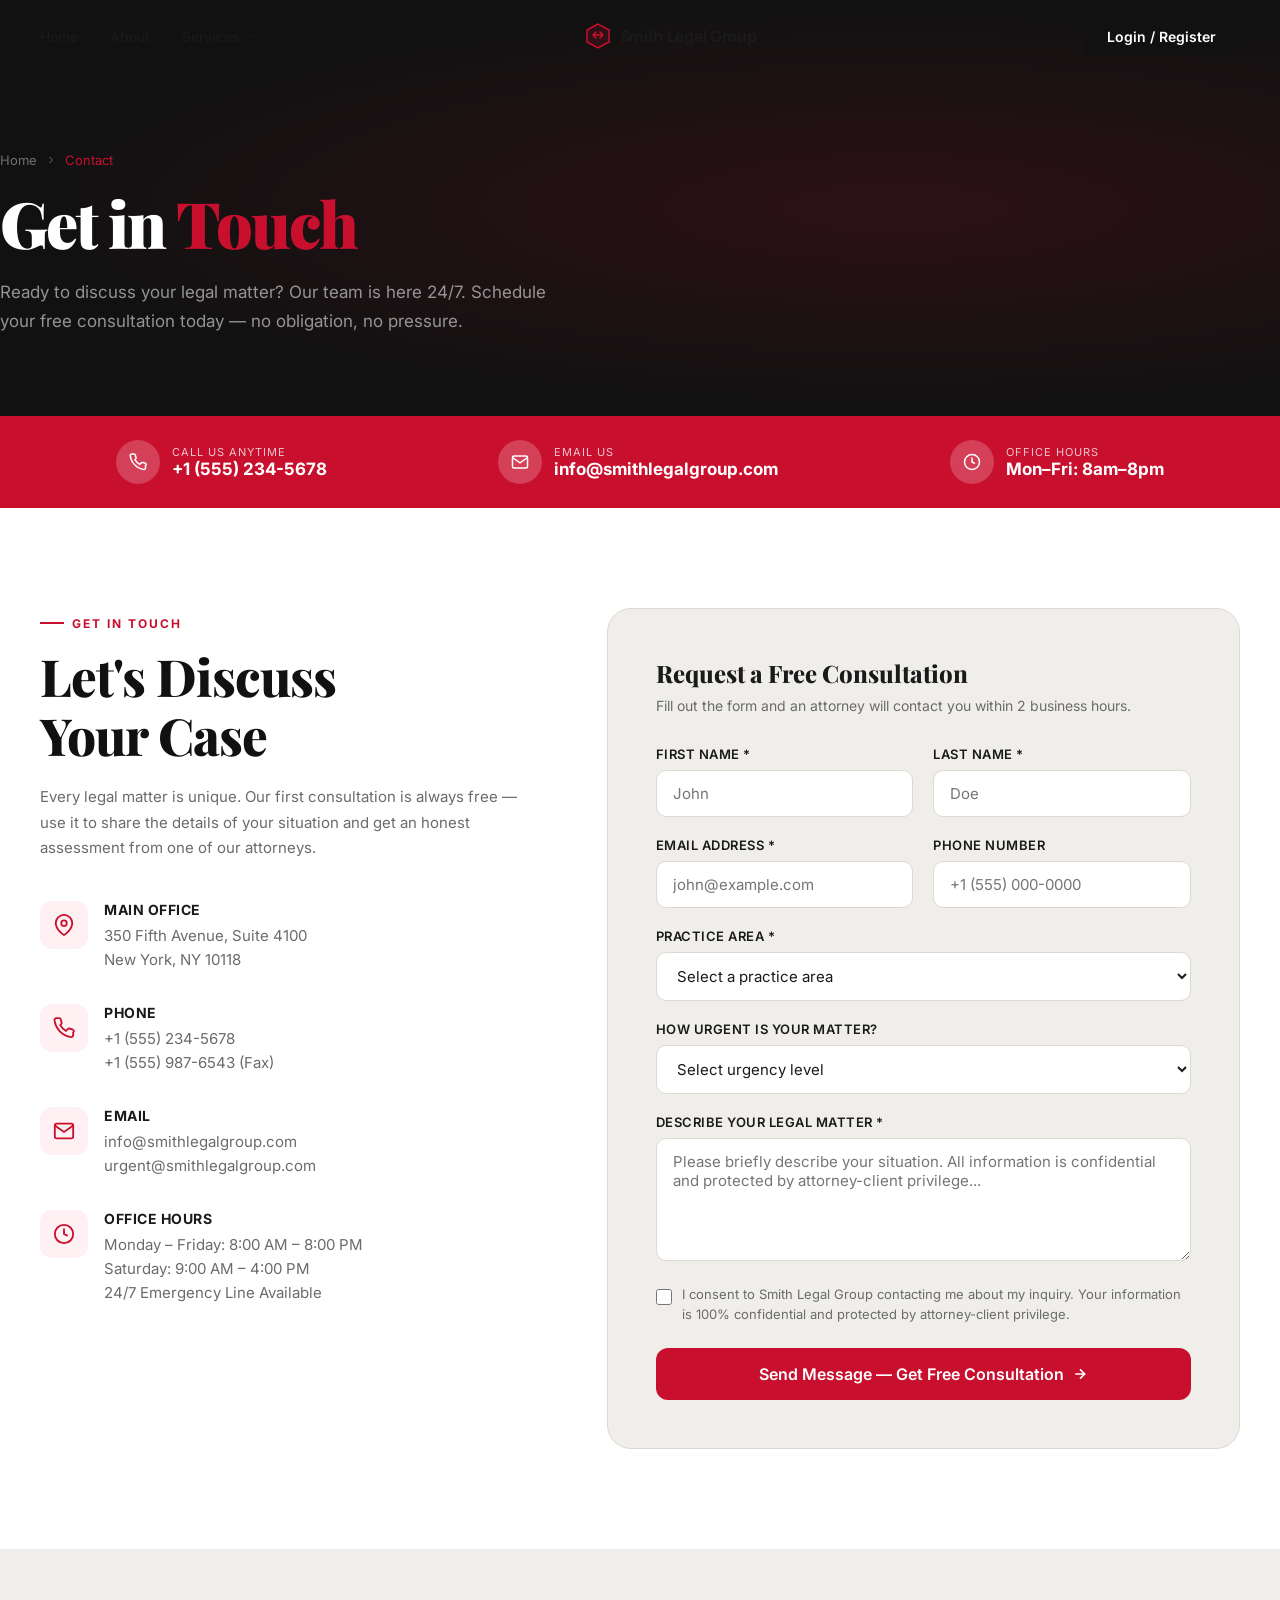
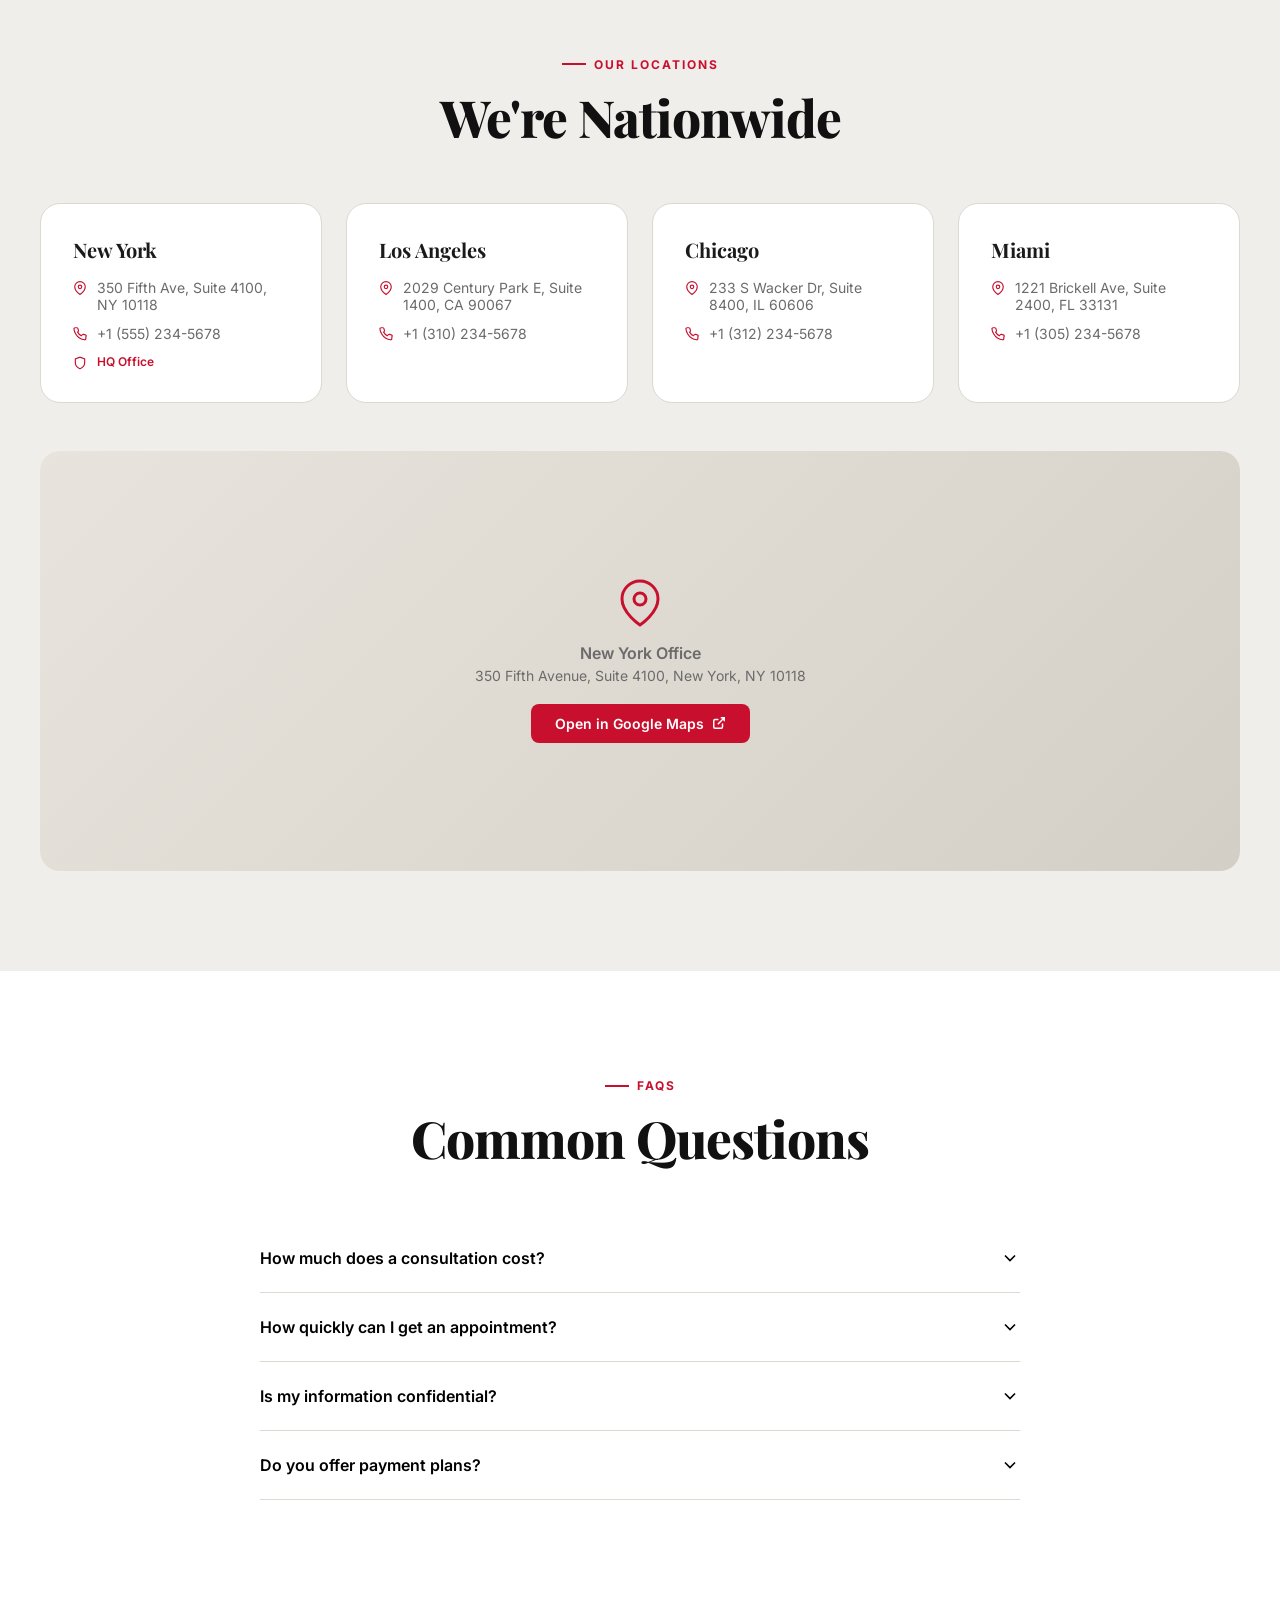
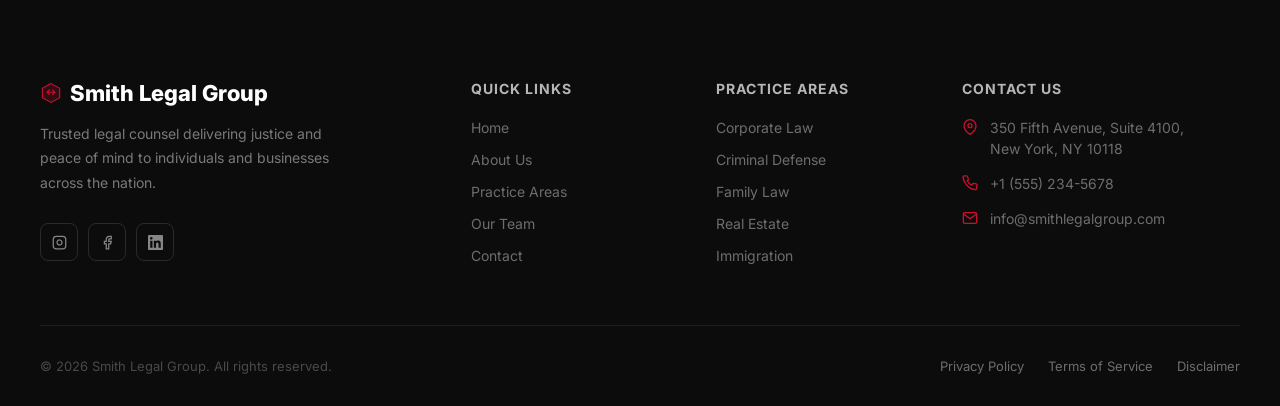
<file: contact.html>
<!DOCTYPE html>
<html lang="en">
<head>
  <meta charset="UTF-8"/>
  <meta name="viewport" content="width=device-width, initial-scale=1.0"/>
  <title>Contact Us — Smith Legal Group</title>
  <meta name="description" content="Contact Smith Legal Group for a free legal consultation. Call +1 (555) 234-5678, email info@smithlegalgroup.com, or visit our New York office."/>
  <meta name="keywords" content="contact law firm, free consultation, legal advice, Smith Legal Group contact"/>
  <link rel="canonical" href="contact.html"/>
  <link rel="icon" type="image/svg+xml" href="data:image/svg+xml,<svg xmlns='http://www.w3.org/2000/svg' viewBox='0 0 32 32'><rect width='32' height='32' rx='6' fill='%23c8102e'/><text y='22' x='6' font-size='18' fill='white' font-family='serif' font-weight='bold'>S</text></svg>"/>
  <link rel="stylesheet" href="css/style.css"/>
  <style>
    .office-card {
      background: var(--white);
      border: 1px solid var(--border);
      border-radius: 20px;
      padding: 32px;
      transition: all var(--transition);
    }
    .office-card:hover {
      box-shadow: 0 16px 50px rgba(0,0,0,0.08);
      transform: translateY(-4px);
    }
    .office-card h4 {
      font-family: 'Playfair Display', serif;
      font-size: 20px;
      font-weight: 700;
      margin-bottom: 16px;
    }
    .office-info { display:flex;flex-direction:column;gap:12px; }
    .office-info-row { display:flex;gap:10px;align-items:flex-start;font-size:14px;color:var(--muted); }
    .office-info-row svg { color:var(--red);flex-shrink:0;margin-top:2px; }
    .map-embed {
      width:100%;height:420px;border:0;border-radius:20px;
      background: linear-gradient(135deg, #e8e4dd 0%, #d4cfc6 100%);
      display:flex;align-items:center;justify-content:center;
      font-size:15px;color:var(--muted);
    }
  </style>
</head>
<body>

<!-- NAVBAR -->
<nav class="navbar scrolled" role="navigation" aria-label="Main navigation">
  <div class="nav-left">
    <a href="index.html" class="nav-link">Home</a>
    <a href="about.html" class="nav-link">About</a>
    <div class="nav-dropdown">
      <div class="nav-dropdown-toggle">
        Services
        <svg width="12" height="12" viewBox="0 0 24 24" fill="none" stroke="currentColor" stroke-width="2.5"><path d="m6 9 6 6 6-6"/></svg>
      </div>
      <div class="nav-dropdown-menu">
        <a href="services.html#corporate">Corporate Law</a>
        <a href="services.html#criminal">Criminal Defense</a>
        <a href="services.html#family">Family Law</a>
        <a href="services.html#civil">Civil Litigation</a>
        <a href="services.html#real-estate">Real Estate Law</a>
        <a href="services.html#immigration">Immigration Law</a>
      </div>
    </div>
  </div>
  <a href="index.html" class="nav-center">
    <svg class="logo-icon" viewBox="0 0 28 28" fill="none">
      <path d="M14 2L3 8v12l11 6 11-6V8L14 2z" fill="currentColor" opacity="0.15"/>
      <path d="M14 2L3 8v12l11 6 11-6V8L14 2z" stroke="currentColor" stroke-width="1.5" fill="none"/>
      <path d="M9 13h10M12 10l-3 3 3 3M16 10l3 3-3 3" stroke="currentColor" stroke-width="1.5" stroke-linecap="round"/>
    </svg>
    Smith Legal Group
  </a>
  <div class="nav-right">
    <a href="contact.html" class="btn btn-dark active">Login / Register</a>
  </div>
  <button class="hamburger" aria-label="Toggle mobile menu"><span></span><span></span><span></span></button>
</nav>
<div class="mobile-menu">
  <a href="index.html">Home</a>
  <a href="about.html">About</a>
  <a href="services.html">Services</a>
  <a href="team.html">Our Team</a>
  <a href="contact.html">Contact</a>
</div>

<!-- PAGE HERO -->
<div class="page-hero">
  <div class="section-inner">
    <div class="breadcrumb">
      <a href="index.html">Home</a>
      <svg width="12" height="12" viewBox="0 0 24 24" fill="none" stroke="currentColor" stroke-width="2"><path d="m9 18 6-6-6-6"/></svg>
      <span>Contact</span>
    </div>
    <h1 class="reveal">Get in <span style="color:var(--red)">Touch</span></h1>
    <p class="reveal delay-1">Ready to discuss your legal matter? Our team is here 24/7. Schedule your free consultation today — no obligation, no pressure.</p>
  </div>
</div>

<!-- QUICK CONTACT STRIP -->
<div style="background:var(--red);padding:24px 40px;">
  <div style="max-width:1320px;margin:0 auto;display:flex;justify-content:space-around;flex-wrap:wrap;gap:20px;">
    <a href="tel:+15552345678" style="display:flex;align-items:center;gap:12px;color:white;text-decoration:none;">
      <div style="width:44px;height:44px;background:rgba(255,255,255,0.2);border-radius:50%;display:flex;align-items:center;justify-content:center;flex-shrink:0;">
        <svg width="18" height="18" viewBox="0 0 24 24" fill="none" stroke="currentColor" stroke-width="2"><path d="M22 16.92v3a2 2 0 0 1-2.18 2 19.79 19.79 0 0 1-8.63-3.07A19.5 19.5 0 0 1 4.69 12 19.79 19.79 0 0 1 1.61 3.45 2 2 0 0 1 3.6 1.27h3a2 2 0 0 1 2 1.72c.127.96.361 1.903.7 2.81a2 2 0 0 1-.45 2.11L7.91 8.82a16 16 0 0 0 6.29 6.29l1.94-1.94a2 2 0 0 1 2.11-.45c.907.339 1.85.573 2.81.7A2 2 0 0 1 22 16.92z"/></svg>
      </div>
      <div>
        <div style="font-size:11px;opacity:0.75;text-transform:uppercase;letter-spacing:1px;">Call Us Anytime</div>
        <div style="font-size:17px;font-weight:700;">+1 (555) 234-5678</div>
      </div>
    </a>
    <a href="mailto:info@smithlegalgroup.com" style="display:flex;align-items:center;gap:12px;color:white;text-decoration:none;">
      <div style="width:44px;height:44px;background:rgba(255,255,255,0.2);border-radius:50%;display:flex;align-items:center;justify-content:center;flex-shrink:0;">
        <svg width="18" height="18" viewBox="0 0 24 24" fill="none" stroke="currentColor" stroke-width="2"><path d="M4 4h16c1.1 0 2 .9 2 2v12c0 1.1-.9 2-2 2H4c-1.1 0-2-.9-2-2V6c0-1.1.9-2 2-2z"/><polyline points="22,6 12,13 2,6"/></svg>
      </div>
      <div>
        <div style="font-size:11px;opacity:0.75;text-transform:uppercase;letter-spacing:1px;">Email Us</div>
        <div style="font-size:17px;font-weight:700;">info@smithlegalgroup.com</div>
      </div>
    </a>
    <div style="display:flex;align-items:center;gap:12px;color:white;">
      <div style="width:44px;height:44px;background:rgba(255,255,255,0.2);border-radius:50%;display:flex;align-items:center;justify-content:center;flex-shrink:0;">
        <svg width="18" height="18" viewBox="0 0 24 24" fill="none" stroke="currentColor" stroke-width="2"><circle cx="12" cy="12" r="10"/><path d="M12 6v6l4 2"/></svg>
      </div>
      <div>
        <div style="font-size:11px;opacity:0.75;text-transform:uppercase;letter-spacing:1px;">Office Hours</div>
        <div style="font-size:17px;font-weight:700;">Mon–Fri: 8am–8pm</div>
      </div>
    </div>
  </div>
</div>

<!-- MAIN CONTACT -->
<section class="contact-section">
  <div class="section-inner">
    <div class="contact-grid">
      <div class="reveal-left">
        <div class="section-label">Get In Touch</div>
        <h2 class="section-title">Let's Discuss<br/>Your Case</h2>
        <p style="font-size:15px;color:var(--muted);line-height:1.7;margin-bottom:40px;">
          Every legal matter is unique. Our first consultation is always free — use it to share the details of your situation and get an honest assessment from one of our attorneys.
        </p>

        <div class="contact-info-item">
          <div class="contact-icon">
            <svg width="22" height="22" viewBox="0 0 24 24" fill="none" stroke="currentColor" stroke-width="2"><path d="M21 10c0 7-9 13-9 13s-9-6-9-13a9 9 0 0 1 18 0z"/><circle cx="12" cy="10" r="3"/></svg>
          </div>
          <div>
            <h4>Main Office</h4>
            <p>350 Fifth Avenue, Suite 4100<br/>New York, NY 10118</p>
          </div>
        </div>

        <div class="contact-info-item">
          <div class="contact-icon">
            <svg width="22" height="22" viewBox="0 0 24 24" fill="none" stroke="currentColor" stroke-width="2"><path d="M22 16.92v3a2 2 0 0 1-2.18 2 19.79 19.79 0 0 1-8.63-3.07A19.5 19.5 0 0 1 4.69 12 19.79 19.79 0 0 1 1.61 3.45 2 2 0 0 1 3.6 1.27h3a2 2 0 0 1 2 1.72c.127.96.361 1.903.7 2.81a2 2 0 0 1-.45 2.11L7.91 8.82a16 16 0 0 0 6.29 6.29l1.94-1.94a2 2 0 0 1 2.11-.45c.907.339 1.85.573 2.81.7A2 2 0 0 1 22 16.92z"/></svg>
          </div>
          <div>
            <h4>Phone</h4>
            <a href="tel:+15552345678" style="font-size:15px;color:var(--muted);">+1 (555) 234-5678</a><br/>
            <a href="tel:+15559876543" style="font-size:15px;color:var(--muted);">+1 (555) 987-6543 (Fax)</a>
          </div>
        </div>

        <div class="contact-info-item">
          <div class="contact-icon">
            <svg width="22" height="22" viewBox="0 0 24 24" fill="none" stroke="currentColor" stroke-width="2"><path d="M4 4h16c1.1 0 2 .9 2 2v12c0 1.1-.9 2-2 2H4c-1.1 0-2-.9-2-2V6c0-1.1.9-2 2-2z"/><polyline points="22,6 12,13 2,6"/></svg>
          </div>
          <div>
            <h4>Email</h4>
            <a href="mailto:info@smithlegalgroup.com" style="font-size:15px;color:var(--muted);">info@smithlegalgroup.com</a><br/>
            <a href="mailto:urgent@smithlegalgroup.com" style="font-size:15px;color:var(--muted);">urgent@smithlegalgroup.com</a>
          </div>
        </div>

        <div class="contact-info-item">
          <div class="contact-icon">
            <svg width="22" height="22" viewBox="0 0 24 24" fill="none" stroke="currentColor" stroke-width="2"><circle cx="12" cy="12" r="10"/><path d="M12 6v6l4 2"/></svg>
          </div>
          <div>
            <h4>Office Hours</h4>
            <p>Monday – Friday: 8:00 AM – 8:00 PM<br/>Saturday: 9:00 AM – 4:00 PM<br/>24/7 Emergency Line Available</p>
          </div>
        </div>
      </div>

      <div class="reveal-right">
        <div class="contact-form">
          <h3 style="font-family:'Playfair Display',serif;font-size:24px;font-weight:800;margin-bottom:8px;">Request a Free Consultation</h3>
          <p style="font-size:14px;color:var(--muted);margin-bottom:32px;">Fill out the form and an attorney will contact you within 2 business hours.</p>

          <form novalidate>
            <div class="form-row">
              <div class="form-group">
                <label for="first-name">First Name *</label>
                <input type="text" id="first-name" name="first_name" placeholder="John" required/>
              </div>
              <div class="form-group">
                <label for="last-name">Last Name *</label>
                <input type="text" id="last-name" name="last_name" placeholder="Doe" required/>
              </div>
            </div>

            <div class="form-row">
              <div class="form-group">
                <label for="email">Email Address *</label>
                <input type="email" id="email" name="email" placeholder="john@example.com" required/>
              </div>
              <div class="form-group">
                <label for="phone">Phone Number</label>
                <input type="tel" id="phone" name="phone" placeholder="+1 (555) 000-0000"/>
              </div>
            </div>

            <div class="form-group">
              <label for="practice-area">Practice Area *</label>
              <select id="practice-area" name="practice_area" required>
                <option value="" disabled selected>Select a practice area</option>
                <option value="corporate">Corporate Law</option>
                <option value="criminal">Criminal Defense</option>
                <option value="family">Family Law</option>
                <option value="civil">Civil Litigation</option>
                <option value="real-estate">Real Estate Law</option>
                <option value="immigration">Immigration Law</option>
                <option value="other">Other / Not Sure</option>
              </select>
            </div>

            <div class="form-group">
              <label for="urgency">How Urgent Is Your Matter?</label>
              <select id="urgency" name="urgency">
                <option value="" disabled selected>Select urgency level</option>
                <option value="urgent">Urgent — Need help immediately</option>
                <option value="soon">Soon — Within the next week</option>
                <option value="planning">Planning ahead — Next few months</option>
              </select>
            </div>

            <div class="form-group">
              <label for="message">Describe Your Legal Matter *</label>
              <textarea id="message" name="message" rows="5" placeholder="Please briefly describe your situation. All information is confidential and protected by attorney-client privilege..." required></textarea>
            </div>

            <div style="display:flex;align-items:flex-start;gap:10px;margin-bottom:24px;">
              <input type="checkbox" id="consent" style="margin-top:4px;accent-color:var(--red);width:16px;height:16px;flex-shrink:0;"/>
              <label for="consent" style="font-size:13px;color:var(--muted);line-height:1.5;cursor:pointer;">
                I consent to Smith Legal Group contacting me about my inquiry. Your information is 100% confidential and protected by attorney-client privilege.
              </label>
            </div>

            <button type="submit" class="btn btn-red" style="width:100%;padding:16px;font-size:16px;justify-content:center;border-radius:12px;">
              Send Message — Get Free Consultation
              <svg width="16" height="16" viewBox="0 0 24 24" fill="none" stroke="currentColor" stroke-width="2.5"><path d="M5 12h14M12 5l7 7-7 7"/></svg>
            </button>
          </form>
        </div>
      </div>
    </div>
  </div>
</section>

<!-- OFFICES -->
<section style="background:var(--bg);">
  <div class="section-inner">
    <div style="text-align:center;margin-bottom:56px;">
      <div class="section-label reveal" style="justify-content:center;">Our Locations</div>
      <h2 class="section-title reveal" style="text-align:center;">We're Nationwide</h2>
    </div>

    <div style="display:grid;grid-template-columns:repeat(4,1fr);gap:24px;" class="offices-grid">
      <div class="office-card reveal delay-1">
        <h4>New York</h4>
        <div class="office-info">
          <div class="office-info-row">
            <svg width="14" height="14" viewBox="0 0 24 24" fill="none" stroke="currentColor" stroke-width="2"><path d="M21 10c0 7-9 13-9 13s-9-6-9-13a9 9 0 0 1 18 0z"/><circle cx="12" cy="10" r="3"/></svg>
            350 Fifth Ave, Suite 4100, NY 10118
          </div>
          <div class="office-info-row">
            <svg width="14" height="14" viewBox="0 0 24 24" fill="none" stroke="currentColor" stroke-width="2"><path d="M22 16.92v3a2 2 0 0 1-2.18 2 19.79 19.79 0 0 1-8.63-3.07A19.5 19.5 0 0 1 4.69 12 19.79 19.79 0 0 1 1.61 3.45 2 2 0 0 1 3.6 1.27h3a2 2 0 0 1 2 1.72c.127.96.361 1.903.7 2.81a2 2 0 0 1-.45 2.11L7.91 8.82a16 16 0 0 0 6.29 6.29l1.94-1.94a2 2 0 0 1 2.11-.45c.907.339 1.85.573 2.81.7A2 2 0 0 1 22 16.92z"/></svg>
            <a href="tel:+15552345678">+1 (555) 234-5678</a>
          </div>
          <div class="office-info-row" style="color:var(--red);font-weight:600;font-size:12px;">
            <svg width="14" height="14" viewBox="0 0 24 24" fill="none" stroke="currentColor" stroke-width="2"><path d="M12 22s8-4 8-10V5l-8-3-8 3v7c0 6 8 10 8 10z"/></svg>
            HQ Office
          </div>
        </div>
      </div>

      <div class="office-card reveal delay-2">
        <h4>Los Angeles</h4>
        <div class="office-info">
          <div class="office-info-row">
            <svg width="14" height="14" viewBox="0 0 24 24" fill="none" stroke="currentColor" stroke-width="2"><path d="M21 10c0 7-9 13-9 13s-9-6-9-13a9 9 0 0 1 18 0z"/><circle cx="12" cy="10" r="3"/></svg>
            2029 Century Park E, Suite 1400, CA 90067
          </div>
          <div class="office-info-row">
            <svg width="14" height="14" viewBox="0 0 24 24" fill="none" stroke="currentColor" stroke-width="2"><path d="M22 16.92v3a2 2 0 0 1-2.18 2 19.79 19.79 0 0 1-8.63-3.07A19.5 19.5 0 0 1 4.69 12 19.79 19.79 0 0 1 1.61 3.45 2 2 0 0 1 3.6 1.27h3a2 2 0 0 1 2 1.72c.127.96.361 1.903.7 2.81a2 2 0 0 1-.45 2.11L7.91 8.82a16 16 0 0 0 6.29 6.29l1.94-1.94a2 2 0 0 1 2.11-.45c.907.339 1.85.573 2.81.7A2 2 0 0 1 22 16.92z"/></svg>
            <a href="tel:+13102345678">+1 (310) 234-5678</a>
          </div>
        </div>
      </div>

      <div class="office-card reveal delay-3">
        <h4>Chicago</h4>
        <div class="office-info">
          <div class="office-info-row">
            <svg width="14" height="14" viewBox="0 0 24 24" fill="none" stroke="currentColor" stroke-width="2"><path d="M21 10c0 7-9 13-9 13s-9-6-9-13a9 9 0 0 1 18 0z"/><circle cx="12" cy="10" r="3"/></svg>
            233 S Wacker Dr, Suite 8400, IL 60606
          </div>
          <div class="office-info-row">
            <svg width="14" height="14" viewBox="0 0 24 24" fill="none" stroke="currentColor" stroke-width="2"><path d="M22 16.92v3a2 2 0 0 1-2.18 2 19.79 19.79 0 0 1-8.63-3.07A19.5 19.5 0 0 1 4.69 12 19.79 19.79 0 0 1 1.61 3.45 2 2 0 0 1 3.6 1.27h3a2 2 0 0 1 2 1.72c.127.96.361 1.903.7 2.81a2 2 0 0 1-.45 2.11L7.91 8.82a16 16 0 0 0 6.29 6.29l1.94-1.94a2 2 0 0 1 2.11-.45c.907.339 1.85.573 2.81.7A2 2 0 0 1 22 16.92z"/></svg>
            <a href="tel:+13122345678">+1 (312) 234-5678</a>
          </div>
        </div>
      </div>

      <div class="office-card reveal delay-4">
        <h4>Miami</h4>
        <div class="office-info">
          <div class="office-info-row">
            <svg width="14" height="14" viewBox="0 0 24 24" fill="none" stroke="currentColor" stroke-width="2"><path d="M21 10c0 7-9 13-9 13s-9-6-9-13a9 9 0 0 1 18 0z"/><circle cx="12" cy="10" r="3"/></svg>
            1221 Brickell Ave, Suite 2400, FL 33131
          </div>
          <div class="office-info-row">
            <svg width="14" height="14" viewBox="0 0 24 24" fill="none" stroke="currentColor" stroke-width="2"><path d="M22 16.92v3a2 2 0 0 1-2.18 2 19.79 19.79 0 0 1-8.63-3.07A19.5 19.5 0 0 1 4.69 12 19.79 19.79 0 0 1 1.61 3.45 2 2 0 0 1 3.6 1.27h3a2 2 0 0 1 2 1.72c.127.96.361 1.903.7 2.81a2 2 0 0 1-.45 2.11L7.91 8.82a16 16 0 0 0 6.29 6.29l1.94-1.94a2 2 0 0 1 2.11-.45c.907.339 1.85.573 2.81.7A2 2 0 0 1 22 16.92z"/></svg>
            <a href="tel:+13052345678">+1 (305) 234-5678</a>
          </div>
        </div>
      </div>
    </div>

    <!-- Map placeholder -->
    <div class="map-embed reveal" style="margin-top:48px;">
      <div style="text-align:center;">
        <svg width="48" height="48" viewBox="0 0 24 24" fill="none" stroke="var(--red)" stroke-width="1.5" style="margin-bottom:12px;"><path d="M21 10c0 7-9 13-9 13s-9-6-9-13a9 9 0 0 1 18 0z"/><circle cx="12" cy="10" r="3"/></svg>
        <p style="font-size:16px;font-weight:600;">New York Office</p>
        <p style="font-size:14px;color:var(--muted);margin-top:4px;">350 Fifth Avenue, Suite 4100, New York, NY 10118</p>
        <a href="https://maps.google.com" target="_blank" rel="noopener" class="btn btn-red" style="margin-top:20px;display:inline-flex;">
          Open in Google Maps
          <svg width="14" height="14" viewBox="0 0 24 24" fill="none" stroke="currentColor" stroke-width="2.5"><path d="M18 13v6a2 2 0 0 1-2 2H5a2 2 0 0 1-2-2V8a2 2 0 0 1 2-2h6M15 3h6v6M10 14L21 3"/></svg>
        </a>
      </div>
    </div>
  </div>
</section>

<!-- FAQ -->
<section style="background:var(--white);">
  <div class="section-inner">
    <div style="max-width:760px;margin:0 auto;">
      <div style="text-align:center;margin-bottom:56px;">
        <div class="section-label reveal" style="justify-content:center;">FAQs</div>
        <h2 class="section-title reveal" style="text-align:center;">Common Questions</h2>
      </div>

      <div class="faq-list">
        <div class="faq-item reveal delay-1" style="border-bottom:1px solid var(--border);padding:24px 0;">
          <button onclick="toggleFaq(this)" style="width:100%;text-align:left;display:flex;justify-content:space-between;align-items:center;gap:16px;background:none;border:none;cursor:pointer;font-family:inherit;">
            <span style="font-size:16px;font-weight:600;">How much does a consultation cost?</span>
            <svg width="20" height="20" viewBox="0 0 24 24" fill="none" stroke="currentColor" stroke-width="2" style="flex-shrink:0;transition:transform .3s;"><path d="m6 9 6 6 6-6"/></svg>
          </button>
          <div class="faq-answer" style="overflow:hidden;max-height:0;transition:max-height .4s ease;">
            <p style="font-size:15px;color:var(--muted);line-height:1.7;padding-top:12px;">Your initial consultation with Smith Legal Group is completely free and carries no obligation. We believe everyone deserves access to quality legal advice, so we invest the time to understand your situation before discussing fees.</p>
          </div>
        </div>

        <div class="faq-item reveal delay-2" style="border-bottom:1px solid var(--border);padding:24px 0;">
          <button onclick="toggleFaq(this)" style="width:100%;text-align:left;display:flex;justify-content:space-between;align-items:center;gap:16px;background:none;border:none;cursor:pointer;font-family:inherit;">
            <span style="font-size:16px;font-weight:600;">How quickly can I get an appointment?</span>
            <svg width="20" height="20" viewBox="0 0 24 24" fill="none" stroke="currentColor" stroke-width="2" style="flex-shrink:0;transition:transform .3s;"><path d="m6 9 6 6 6-6"/></svg>
          </button>
          <div class="faq-answer" style="overflow:hidden;max-height:0;transition:max-height .4s ease;">
            <p style="font-size:15px;color:var(--muted);line-height:1.7;padding-top:12px;">We typically respond to all inquiries within 2 business hours. For urgent matters, call our emergency line and we'll connect you with an available attorney immediately. Most clients can schedule a consultation within the same day or next business day.</p>
          </div>
        </div>

        <div class="faq-item reveal delay-3" style="border-bottom:1px solid var(--border);padding:24px 0;">
          <button onclick="toggleFaq(this)" style="width:100%;text-align:left;display:flex;justify-content:space-between;align-items:center;gap:16px;background:none;border:none;cursor:pointer;font-family:inherit;">
            <span style="font-size:16px;font-weight:600;">Is my information confidential?</span>
            <svg width="20" height="20" viewBox="0 0 24 24" fill="none" stroke="currentColor" stroke-width="2" style="flex-shrink:0;transition:transform .3s;"><path d="m6 9 6 6 6-6"/></svg>
          </button>
          <div class="faq-answer" style="overflow:hidden;max-height:0;transition:max-height .4s ease;">
            <p style="font-size:15px;color:var(--muted);line-height:1.7;padding-top:12px;">Absolutely. All communications with our attorneys are protected by attorney-client privilege — one of the most powerful legal protections in existence. Nothing you share with us can be disclosed to any third party without your explicit consent.</p>
          </div>
        </div>

        <div class="faq-item reveal delay-4" style="border-bottom:1px solid var(--border);padding:24px 0;">
          <button onclick="toggleFaq(this)" style="width:100%;text-align:left;display:flex;justify-content:space-between;align-items:center;gap:16px;background:none;border:none;cursor:pointer;font-family:inherit;">
            <span style="font-size:16px;font-weight:600;">Do you offer payment plans?</span>
            <svg width="20" height="20" viewBox="0 0 24 24" fill="none" stroke="currentColor" stroke-width="2" style="flex-shrink:0;transition:transform .3s;"><path d="m6 9 6 6 6-6"/></svg>
          </button>
          <div class="faq-answer" style="overflow:hidden;max-height:0;transition:max-height .4s ease;">
            <p style="font-size:15px;color:var(--muted);line-height:1.7;padding-top:12px;">Yes. We understand legal fees can be a concern. We offer flexible payment structures including hourly billing, flat fees for defined services, contingency arrangements (where applicable), and monthly payment plans. We'll find an arrangement that works for your situation.</p>
          </div>
        </div>
      </div>
    </div>
  </div>
</section>

<!-- FOOTER -->
<footer class="footer">
  <div class="footer-inner">
    <div class="footer-top">
      <div class="footer-brand">
        <h3>
          <svg width="22" height="22" viewBox="0 0 28 28" fill="none" style="color:var(--red)">
            <path d="M14 2L3 8v12l11 6 11-6V8L14 2z" fill="currentColor" opacity="0.2"/>
            <path d="M14 2L3 8v12l11 6 11-6V8L14 2z" stroke="currentColor" stroke-width="1.5" fill="none"/>
            <path d="M9 13h10M12 10l-3 3 3 3M16 10l3 3-3 3" stroke="currentColor" stroke-width="1.5" stroke-linecap="round"/>
          </svg>
          Smith Legal Group
        </h3>
        <p>Trusted legal counsel delivering justice and peace of mind to individuals and businesses across the nation.</p>
        <div class="footer-socials">
          <a href="#" aria-label="Instagram"><svg width="15" height="15" viewBox="0 0 24 24" fill="none" stroke="currentColor" stroke-width="2"><rect x="2" y="2" width="20" height="20" rx="5"/><path d="M16 11.37A4 4 0 1 1 12.63 8 4 4 0 0 1 16 11.37z"/><line x1="17.5" y1="6.5" x2="17.51" y2="6.5"/></svg></a>
          <a href="#" aria-label="Facebook"><svg width="15" height="15" viewBox="0 0 24 24" fill="none" stroke="currentColor" stroke-width="2"><path d="M18 2h-3a5 5 0 0 0-5 5v3H7v4h3v8h4v-8h3l1-4h-4V7a1 1 0 0 1 1-1h3z"/></svg></a>
          <a href="#" aria-label="LinkedIn"><svg width="15" height="15" viewBox="0 0 24 24" fill="currentColor"><path d="M20.447 20.452h-3.554v-5.569c0-1.328-.027-3.037-1.852-3.037-1.853 0-2.136 1.445-2.136 2.939v5.667H9.351V9h3.414v1.561h.046c.477-.9 1.637-1.85 3.37-1.85 3.601 0 4.267 2.37 4.267 5.455v6.286zM5.337 7.433a2.062 2.062 0 0 1-2.063-2.065 2.064 2.064 0 1 1 2.063 2.065zm1.782 13.019H3.555V9h3.564v11.452zM22.225 0H1.771C.792 0 0 .774 0 1.729v20.542C0 23.227.792 24 1.771 24h20.451C23.2 24 24 23.227 24 22.271V1.729C24 .774 23.2 0 22.222 0h.003z"/></svg></a>
        </div>
      </div>
      <div class="footer-col">
        <h4>Quick Links</h4>
        <ul>
          <li><a href="index.html">Home</a></li>
          <li><a href="about.html">About Us</a></li>
          <li><a href="services.html">Practice Areas</a></li>
          <li><a href="team.html">Our Team</a></li>
          <li><a href="contact.html">Contact</a></li>
        </ul>
      </div>
      <div class="footer-col">
        <h4>Practice Areas</h4>
        <ul>
          <li><a href="services.html#corporate">Corporate Law</a></li>
          <li><a href="services.html#criminal">Criminal Defense</a></li>
          <li><a href="services.html#family">Family Law</a></li>
          <li><a href="services.html#real-estate">Real Estate</a></li>
          <li><a href="services.html#immigration">Immigration</a></li>
        </ul>
      </div>
      <div class="footer-col">
        <h4>Contact Us</h4>
        <div class="footer-contact-item">
          <svg width="16" height="16" viewBox="0 0 24 24" fill="none" stroke="currentColor" stroke-width="2"><path d="M21 10c0 7-9 13-9 13s-9-6-9-13a9 9 0 0 1 18 0z"/><circle cx="12" cy="10" r="3"/></svg>
          350 Fifth Avenue, Suite 4100,<br/>New York, NY 10118
        </div>
        <div class="footer-contact-item">
          <svg width="16" height="16" viewBox="0 0 24 24" fill="none" stroke="currentColor" stroke-width="2"><path d="M22 16.92v3a2 2 0 0 1-2.18 2 19.79 19.79 0 0 1-8.63-3.07A19.5 19.5 0 0 1 4.69 12 19.79 19.79 0 0 1 1.61 3.45 2 2 0 0 1 3.6 1.27h3a2 2 0 0 1 2 1.72c.127.96.361 1.903.7 2.81a2 2 0 0 1-.45 2.11L7.91 8.82a16 16 0 0 0 6.29 6.29l1.94-1.94a2 2 0 0 1 2.11-.45c.907.339 1.85.573 2.81.7A2 2 0 0 1 22 16.92z"/></svg>
          <a href="tel:+15552345678">+1 (555) 234-5678</a>
        </div>
        <div class="footer-contact-item">
          <svg width="16" height="16" viewBox="0 0 24 24" fill="none" stroke="currentColor" stroke-width="2"><path d="M4 4h16c1.1 0 2 .9 2 2v12c0 1.1-.9 2-2 2H4c-1.1 0-2-.9-2-2V6c0-1.1.9-2 2-2z"/><polyline points="22,6 12,13 2,6"/></svg>
          <a href="mailto:info@smithlegalgroup.com">info@smithlegalgroup.com</a>
        </div>
      </div>
    </div>
    <div class="footer-bottom">
      <span>© 2026 Smith Legal Group. All rights reserved.</span>
      <div style="display:flex;gap:24px;">
        <a href="#">Privacy Policy</a>
        <a href="#">Terms of Service</a>
        <a href="#">Disclaimer</a>
      </div>
    </div>
  </div>
</footer>

<button class="back-to-top" aria-label="Back to top">
  <svg width="18" height="18" viewBox="0 0 24 24" fill="none" stroke="currentColor" stroke-width="2.5"><path d="M18 15l-6-6-6 6"/></svg>
</button>

<script src="js/main.js"></script>
<script>
function toggleFaq(btn) {
  const answer = btn.nextElementSibling;
  const icon = btn.querySelector('svg');
  const isOpen = answer.style.maxHeight !== '0px' && answer.style.maxHeight !== '';

  document.querySelectorAll('.faq-answer').forEach(a => { a.style.maxHeight = '0px'; });
  document.querySelectorAll('.faq-item button svg').forEach(i => { i.style.transform = 'rotate(0deg)'; });

  if (!isOpen) {
    answer.style.maxHeight = answer.scrollHeight + 'px';
    icon.style.transform = 'rotate(180deg)';
  }
}

// offices grid responsive
const og = document.querySelector('.offices-grid');
if(og){
  const style = document.createElement('style');
  style.textContent = '@media(max-width:900px){.offices-grid{grid-template-columns:repeat(2,1fr)!important;}}@media(max-width:560px){.offices-grid{grid-template-columns:1fr!important;}}';
  document.head.appendChild(style);
}
</script>
</body>
</html>
</file>
<file: css/style.css>
/* =========================================
   Smith Legal Group — Global Styles
   ========================================= */
@import url('https://fonts.googleapis.com/css2?family=Playfair+Display:wght@400;600;700;800;900&family=Inter:wght@300;400;500;600;700&display=swap');

:root {
  --red: #c8102e;
  --red-dark: #a00d24;
  --bg: #f0eeeb;
  --white: #ffffff;
  --black: #111111;
  --text: #1a1a1a;
  --muted: #6b6b6b;
  --border: #ddd8d0;
  --card-bg: rgba(255,255,255,0.92);
  --nav-h: 72px;
  --transition: 0.35s cubic-bezier(.4,0,.2,1);
}

*, *::before, *::after { box-sizing: border-box; margin: 0; padding: 0; }

html { scroll-behavior: smooth; font-size: 16px; }

body {
  font-family: 'Inter', sans-serif;
  background: var(--bg);
  color: var(--text);
  overflow-x: hidden;
  -webkit-font-smoothing: antialiased;
}

a { color: inherit; text-decoration: none; }
ul { list-style: none; }
img { display: block; max-width: 100%; }
button { cursor: pointer; border: none; background: none; font-family: inherit; }

/* =========================================
   SCROLLBAR
   ========================================= */
::-webkit-scrollbar { width: 5px; }
::-webkit-scrollbar-track { background: var(--bg); }
::-webkit-scrollbar-thumb { background: var(--red); border-radius: 10px; }

/* =========================================
   NAVBAR
   ========================================= */
.navbar {
  position: fixed;
  top: 0; left: 0; right: 0;
  z-index: 1000;
  display: flex;
  align-items: center;
  justify-content: space-between;
  padding: 0 40px;
  height: var(--nav-h);
  transition: background var(--transition), box-shadow var(--transition);
}

.navbar.scrolled {
  background: rgba(240,238,235,0.97);
  backdrop-filter: blur(12px);
  box-shadow: 0 1px 0 var(--border);
}

.nav-left {
  display: flex;
  align-items: center;
  gap: 32px;
}

.nav-link {
  font-size: 14px;
  font-weight: 500;
  color: var(--text);
  padding: 6px 0;
  position: relative;
  transition: color var(--transition);
}

.nav-link::after {
  content: '';
  position: absolute;
  bottom: 0; left: 0;
  width: 0; height: 2px;
  background: var(--red);
  transition: width var(--transition);
}

.nav-link:hover::after,
.nav-link.active::after { width: 100%; }
.nav-link:hover, .nav-link.active { color: var(--red); }

.nav-dropdown {
  position: relative;
}

.nav-dropdown-toggle {
  display: flex;
  align-items: center;
  gap: 5px;
  font-size: 14px;
  font-weight: 500;
  color: var(--text);
  cursor: pointer;
  transition: color var(--transition);
}

.nav-dropdown-toggle svg {
  transition: transform var(--transition);
}

.nav-dropdown:hover .nav-dropdown-toggle { color: var(--red); }
.nav-dropdown:hover .nav-dropdown-toggle svg { transform: rotate(180deg); }

.nav-dropdown-menu {
  position: absolute;
  top: calc(100% + 12px);
  left: 0;
  background: var(--white);
  border: 1px solid var(--border);
  border-radius: 12px;
  padding: 8px 0;
  min-width: 200px;
  box-shadow: 0 20px 60px rgba(0,0,0,0.12);
  opacity: 0;
  transform: translateY(-8px);
  pointer-events: none;
  transition: all var(--transition);
}

.nav-dropdown:hover .nav-dropdown-menu {
  opacity: 1;
  transform: translateY(0);
  pointer-events: all;
}

.nav-dropdown-menu a {
  display: block;
  padding: 10px 20px;
  font-size: 14px;
  font-weight: 400;
  color: var(--text);
  transition: all 0.2s;
}

.nav-dropdown-menu a:hover {
  background: #faf9f7;
  color: var(--red);
  padding-left: 26px;
}

.nav-center {
  display: flex;
  align-items: center;
  gap: 8px;
  font-weight: 700;
  font-size: 16px;
  letter-spacing: -0.3px;
}

.nav-center .logo-icon {
  width: 28px; height: 28px;
  color: var(--red);
}

.nav-right {
  display: flex;
  align-items: center;
  gap: 16px;
}

.btn {
  display: inline-flex;
  align-items: center;
  gap: 8px;
  padding: 11px 24px;
  border-radius: 8px;
  font-size: 14px;
  font-weight: 600;
  transition: all var(--transition);
  white-space: nowrap;
}

.btn-dark {
  background: var(--black);
  color: var(--white);
}

.btn-dark:hover {
  background: #333;
  transform: translateY(-1px);
  box-shadow: 0 8px 24px rgba(0,0,0,0.2);
}

.btn-red {
  background: var(--red);
  color: var(--white);
}

.btn-red:hover {
  background: var(--red-dark);
  transform: translateY(-2px);
  box-shadow: 0 8px 24px rgba(200,16,46,0.35);
}

.btn-outline {
  background: transparent;
  color: var(--text);
  border: 1.5px solid var(--border);
}

.btn-outline:hover {
  border-color: var(--text);
  transform: translateY(-1px);
}

.hamburger {
  display: none;
  flex-direction: column;
  gap: 5px;
  padding: 8px;
  cursor: pointer;
}

.hamburger span {
  display: block;
  width: 24px;
  height: 2px;
  background: var(--text);
  border-radius: 2px;
  transition: all var(--transition);
}

.hamburger.open span:nth-child(1) { transform: translateY(7px) rotate(45deg); }
.hamburger.open span:nth-child(2) { opacity: 0; }
.hamburger.open span:nth-child(3) { transform: translateY(-7px) rotate(-45deg); }

.mobile-menu {
  display: none;
  position: fixed;
  top: var(--nav-h);
  left: 0; right: 0;
  background: var(--white);
  border-bottom: 1px solid var(--border);
  padding: 24px 40px;
  z-index: 999;
  flex-direction: column;
  gap: 8px;
  box-shadow: 0 20px 60px rgba(0,0,0,0.1);
}

.mobile-menu.open { display: flex; }

.mobile-menu a {
  font-size: 16px;
  font-weight: 500;
  padding: 12px 0;
  border-bottom: 1px solid var(--border);
  color: var(--text);
  transition: color 0.2s;
}

.mobile-menu a:hover { color: var(--red); }

/* =========================================
   HERO SECTION
   ========================================= */
.hero {
  position: relative;
  min-height: 100vh;
  padding-top: var(--nav-h);
  overflow: hidden;
  display: flex;
  flex-direction: column;
  background: var(--bg);
}

.hero-inner {
  flex: 1;
  display: flex;
  align-items: center;
  padding: 60px 40px 40px;
  position: relative;
  z-index: 2;
  max-width: 1400px;
  margin: 0 auto;
  width: 100%;
}

.hero-content {
  flex: 0 0 52%;
  max-width: 52%;
  z-index: 3;
  position: relative;
}

.hero-tag {
  display: inline-flex;
  align-items: center;
  gap: 8px;
  background: var(--white);
  border: 1px solid var(--border);
  border-radius: 50px;
  padding: 6px 16px;
  font-size: 12px;
  font-weight: 600;
  letter-spacing: 1px;
  text-transform: uppercase;
  color: var(--muted);
  margin-bottom: 28px;
  opacity: 0;
  animation: fadeUp 0.6s var(--transition) 0.2s forwards;
}

.hero-tag span { color: var(--red); }

.hero-title {
  font-family: 'Playfair Display', serif;
  font-size: clamp(48px, 6vw, 88px);
  font-weight: 900;
  line-height: 1.0;
  letter-spacing: -2px;
  color: var(--black);
  margin-bottom: 24px;
  opacity: 0;
  animation: fadeUp 0.7s var(--transition) 0.35s forwards;
}

.hero-title em {
  font-style: italic;
  color: var(--red);
}

.hero-subtitle {
  font-size: 16px;
  font-weight: 400;
  color: var(--muted);
  line-height: 1.65;
  max-width: 420px;
  margin-bottom: 40px;
  opacity: 0;
  animation: fadeUp 0.7s var(--transition) 0.5s forwards;
}

.hero-actions {
  display: flex;
  align-items: center;
  gap: 16px;
  opacity: 0;
  animation: fadeUp 0.7s var(--transition) 0.65s forwards;
}

.hero-actions .btn {
  padding: 14px 32px;
  font-size: 15px;
  border-radius: 10px;
}

/* Statue container */
.statue-wrap {
  position: absolute;
  right: -40px;
  top: 50%;
  transform: translateY(-50%);
  width: 680px;
  z-index: 2;
  pointer-events: none;
  opacity: 0;
  animation: statueReveal 1.2s cubic-bezier(.16,1,.3,1) 0.4s forwards;
}

.statue-wrap img {
  width: 100%;
  height: auto;
  filter: drop-shadow(0 30px 80px rgba(0,0,0,0.15));
  mix-blend-mode: multiply;
}

/* Stats card floating */
.stats-card {
  position: absolute;
  top: 120px;
  right: 60px;
  z-index: 10;
  background: var(--white);
  border-radius: 16px;
  padding: 20px 24px;
  box-shadow: 0 20px 60px rgba(0,0,0,0.1);
  min-width: 240px;
  opacity: 0;
  animation: fadeDown 0.7s var(--transition) 0.9s forwards;
}

.stats-card-header {
  display: flex;
  align-items: center;
  justify-content: space-between;
  margin-bottom: 16px;
}

.stats-card-title {
  font-size: 13px;
  font-weight: 600;
  color: var(--text);
  display: flex;
  align-items: center;
  gap: 6px;
}

.stats-card-title svg { color: var(--red); }

.stats-period {
  font-size: 12px;
  color: var(--muted);
  background: #f5f5f5;
  padding: 3px 10px;
  border-radius: 20px;
}

.stats-chart {
  height: 60px;
  display: flex;
  align-items: flex-end;
  gap: 4px;
}

.chart-bar {
  flex: 1;
  border-radius: 4px 4px 0 0;
  background: var(--red);
  opacity: 0.15;
  transition: opacity 0.2s;
  animation: barGrow 0.6s ease forwards;
}

.chart-bar:hover { opacity: 0.3; }

.chart-line-wrap {
  position: relative;
  width: 100%;
  height: 60px;
}

.stats-number {
  position: absolute;
  top: -8px;
  right: 0;
  font-size: 22px;
  font-weight: 800;
  color: var(--red);
}

.stats-label {
  font-size: 11px;
  color: var(--muted);
  margin-top: 8px;
}

/* Mini sparkline */
.sparkline {
  width: 100%;
  height: 50px;
}

/* Hero bottom bar */
.hero-bottom {
  display: flex;
  align-items: center;
  justify-content: space-between;
  padding: 24px 40px;
  border-top: 1px solid var(--border);
  max-width: 1400px;
  margin: 0 auto;
  width: 100%;
  position: relative;
  z-index: 5;
  opacity: 0;
  animation: fadeUp 0.7s var(--transition) 1s forwards;
}

.attorney-card {
  display: flex;
  align-items: center;
  gap: 16px;
  background: var(--white);
  border-radius: 16px;
  padding: 14px 20px;
  box-shadow: 0 4px 20px rgba(0,0,0,0.07);
  transition: transform var(--transition), box-shadow var(--transition);
}

.attorney-card:hover {
  transform: translateY(-2px);
  box-shadow: 0 12px 40px rgba(0,0,0,0.12);
}

.attorney-avatar {
  width: 52px; height: 52px;
  border-radius: 12px;
  object-fit: cover;
}

.attorney-info h4 {
  font-size: 13px;
  font-weight: 700;
  text-transform: uppercase;
  letter-spacing: 0.5px;
  margin-bottom: 2px;
}

.attorney-info p {
  font-size: 12px;
  color: var(--muted);
}

.attorney-info .more-link {
  font-size: 11px;
  color: var(--red);
  font-weight: 600;
  display: inline-flex;
  align-items: center;
  gap: 4px;
  margin-top: 4px;
  text-transform: uppercase;
  letter-spacing: 0.5px;
}

.social-links {
  display: flex;
  align-items: center;
  gap: 10px;
}

.social-link {
  width: 40px; height: 40px;
  background: var(--white);
  border: 1px solid var(--border);
  border-radius: 10px;
  display: flex;
  align-items: center;
  justify-content: center;
  transition: all var(--transition);
  color: var(--text);
}

.social-link:hover {
  background: var(--black);
  color: var(--white);
  border-color: var(--black);
  transform: translateY(-2px);
}

.clients-group {
  display: flex;
  align-items: center;
  gap: 16px;
}

.avatar-stack {
  display: flex;
}

.avatar-stack img {
  width: 36px; height: 36px;
  border-radius: 50%;
  border: 2px solid var(--white);
  object-fit: cover;
  margin-left: -10px;
}

.avatar-stack img:first-child { margin-left: 0; }

.clients-info .big-num {
  font-size: 28px;
  font-weight: 800;
  letter-spacing: -1px;
  line-height: 1;
}

.clients-info .big-num span { color: var(--red); }

.clients-info p {
  font-size: 12px;
  color: var(--muted);
  margin-top: 2px;
}

.arrow-btn {
  width: 36px; height: 36px;
  background: var(--black);
  border-radius: 8px;
  display: flex;
  align-items: center;
  justify-content: center;
  color: var(--white);
  transition: all var(--transition);
  cursor: pointer;
}

.arrow-btn:hover {
  background: var(--red);
  transform: rotate(-45deg);
}

/* =========================================
   ANIMATIONS
   ========================================= */
@keyframes fadeUp {
  from { opacity: 0; transform: translateY(30px); }
  to   { opacity: 1; transform: translateY(0); }
}

@keyframes fadeDown {
  from { opacity: 0; transform: translateY(-20px); }
  to   { opacity: 1; transform: translateY(0); }
}

@keyframes fadeIn {
  from { opacity: 0; }
  to   { opacity: 1; }
}

@keyframes statueReveal {
  from { opacity: 0; transform: translateY(-44%) scale(0.97); }
  to   { opacity: 1; transform: translateY(-50%) scale(1); }
}

@keyframes barGrow {
  from { height: 0; }
  to   { height: var(--h, 40px); }
}

@keyframes slideInLeft {
  from { opacity: 0; transform: translateX(-40px); }
  to   { opacity: 1; transform: translateX(0); }
}

@keyframes slideInRight {
  from { opacity: 0; transform: translateX(40px); }
  to   { opacity: 1; transform: translateX(0); }
}

@keyframes pulse {
  0%, 100% { box-shadow: 0 0 0 0 rgba(200,16,46,0.4); }
  50% { box-shadow: 0 0 0 10px rgba(200,16,46,0); }
}

/* Scroll reveal */
.reveal {
  opacity: 0;
  transform: translateY(40px);
  transition: opacity 0.7s var(--transition), transform 0.7s var(--transition);
}

.reveal.visible {
  opacity: 1;
  transform: translateY(0);
}

.reveal-left {
  opacity: 0;
  transform: translateX(-40px);
  transition: opacity 0.7s var(--transition), transform 0.7s var(--transition);
}

.reveal-left.visible {
  opacity: 1;
  transform: translateX(0);
}

.reveal-right {
  opacity: 0;
  transform: translateX(40px);
  transition: opacity 0.7s var(--transition), transform 0.7s var(--transition);
}

.reveal-right.visible {
  opacity: 1;
  transform: translateX(0);
}

.delay-1 { transition-delay: 0.1s !important; }
.delay-2 { transition-delay: 0.2s !important; }
.delay-3 { transition-delay: 0.3s !important; }
.delay-4 { transition-delay: 0.4s !important; }
.delay-5 { transition-delay: 0.5s !important; }

/* =========================================
   SECTION COMMON
   ========================================= */
section {
  padding: 100px 40px;
}

.section-inner {
  max-width: 1320px;
  margin: 0 auto;
}

.section-label {
  display: inline-flex;
  align-items: center;
  gap: 8px;
  font-size: 12px;
  font-weight: 700;
  letter-spacing: 2px;
  text-transform: uppercase;
  color: var(--red);
  margin-bottom: 16px;
}

.section-label::before {
  content: '';
  display: block;
  width: 24px;
  height: 2px;
  background: var(--red);
}

.section-title {
  font-family: 'Playfair Display', serif;
  font-size: clamp(32px, 4vw, 52px);
  font-weight: 800;
  line-height: 1.15;
  letter-spacing: -1px;
  color: var(--black);
  margin-bottom: 20px;
}

.section-desc {
  font-size: 16px;
  color: var(--muted);
  line-height: 1.7;
  max-width: 540px;
}

/* =========================================
   STATS STRIP
   ========================================= */
.stats-strip {
  background: var(--black);
  padding: 50px 40px;
}

.stats-strip .section-inner {
  display: grid;
  grid-template-columns: repeat(4, 1fr);
  gap: 40px;
}

.stat-item {
  text-align: center;
  color: var(--white);
  border-right: 1px solid rgba(255,255,255,0.1);
  padding: 10px 0;
}

.stat-item:last-child { border-right: none; }

.stat-item .num {
  font-family: 'Playfair Display', serif;
  font-size: 48px;
  font-weight: 900;
  letter-spacing: -2px;
  line-height: 1;
  color: var(--white);
}

.stat-item .num span { color: var(--red); }

.stat-item .stat-label {
  font-size: 13px;
  font-weight: 500;
  color: rgba(255,255,255,0.5);
  margin-top: 8px;
  text-transform: uppercase;
  letter-spacing: 1px;
}

/* =========================================
   ABOUT / FEATURES
   ========================================= */
.about-section {
  background: var(--white);
}

.about-grid {
  display: grid;
  grid-template-columns: 1fr 1fr;
  gap: 80px;
  align-items: center;
}

.about-img-wrap {
  position: relative;
}

.about-img-wrap img {
  width: 100%;
  border-radius: 20px;
  object-fit: cover;
  height: 580px;
}

.about-badge {
  position: absolute;
  bottom: -24px;
  right: -24px;
  background: var(--red);
  color: var(--white);
  border-radius: 16px;
  padding: 24px 28px;
  box-shadow: 0 20px 60px rgba(200,16,46,0.3);
}

.about-badge .big { font-size: 36px; font-weight: 900; line-height: 1; }
.about-badge p { font-size: 13px; opacity: 0.85; margin-top: 4px; }

.about-features {
  display: flex;
  flex-direction: column;
  gap: 20px;
  margin-top: 40px;
}

.feature-item {
  display: flex;
  gap: 16px;
  align-items: flex-start;
  padding: 20px;
  border-radius: 12px;
  border: 1px solid var(--border);
  transition: all var(--transition);
  background: #faf9f7;
}

.feature-item:hover {
  border-color: var(--red);
  box-shadow: 0 8px 32px rgba(200,16,46,0.08);
  transform: translateX(4px);
}

.feature-icon {
  flex-shrink: 0;
  width: 44px; height: 44px;
  background: var(--red);
  border-radius: 10px;
  display: flex;
  align-items: center;
  justify-content: center;
  color: var(--white);
}

.feature-item h4 {
  font-size: 15px;
  font-weight: 700;
  margin-bottom: 4px;
}

.feature-item p {
  font-size: 13px;
  color: var(--muted);
  line-height: 1.6;
}

/* =========================================
   PRACTICE AREAS
   ========================================= */
.practice-section {
  background: var(--bg);
}

.practice-header {
  display: flex;
  align-items: flex-end;
  justify-content: space-between;
  margin-bottom: 56px;
}

.practice-grid {
  display: grid;
  grid-template-columns: repeat(3, 1fr);
  gap: 24px;
}

.practice-card {
  background: var(--white);
  border-radius: 20px;
  padding: 36px 32px;
  border: 1px solid var(--border);
  transition: all var(--transition);
  position: relative;
  overflow: hidden;
  cursor: pointer;
}

.practice-card::before {
  content: '';
  position: absolute;
  bottom: 0; left: 0;
  width: 100%; height: 3px;
  background: var(--red);
  transform: scaleX(0);
  transform-origin: left;
  transition: transform var(--transition);
}

.practice-card:hover {
  box-shadow: 0 24px 80px rgba(0,0,0,0.1);
  transform: translateY(-6px);
}

.practice-card:hover::before { transform: scaleX(1); }

.practice-card-icon {
  width: 56px; height: 56px;
  border-radius: 14px;
  background: #fff0f3;
  display: flex;
  align-items: center;
  justify-content: center;
  margin-bottom: 24px;
  transition: background var(--transition);
}

.practice-card:hover .practice-card-icon { background: var(--red); }
.practice-card:hover .practice-card-icon svg { color: var(--white) !important; }

.practice-card h3 {
  font-family: 'Playfair Display', serif;
  font-size: 20px;
  font-weight: 700;
  margin-bottom: 12px;
  color: var(--black);
}

.practice-card p {
  font-size: 14px;
  color: var(--muted);
  line-height: 1.7;
}

.practice-card-link {
  display: inline-flex;
  align-items: center;
  gap: 6px;
  font-size: 13px;
  font-weight: 600;
  color: var(--red);
  margin-top: 20px;
  transition: gap var(--transition);
}

.practice-card:hover .practice-card-link { gap: 10px; }

/* =========================================
   TEAM CARDS
   ========================================= */
.team-section { background: var(--white); }

.team-grid {
  display: grid;
  grid-template-columns: repeat(4, 1fr);
  gap: 28px;
  margin-top: 56px;
}

.team-card {
  border-radius: 20px;
  overflow: hidden;
  border: 1px solid var(--border);
  transition: all var(--transition);
  background: var(--bg);
}

.team-card:hover {
  transform: translateY(-8px);
  box-shadow: 0 32px 80px rgba(0,0,0,0.12);
}

.team-card-img {
  position: relative;
  height: 300px;
  overflow: hidden;
}

.team-card-img img {
  width: 100%;
  height: 100%;
  object-fit: cover;
  transition: transform 0.5s var(--transition);
}

.team-card:hover .team-card-img img { transform: scale(1.06); }

.team-card-overlay {
  position: absolute;
  inset: 0;
  background: linear-gradient(to top, rgba(0,0,0,0.7) 0%, transparent 50%);
  opacity: 0;
  transition: opacity var(--transition);
  display: flex;
  align-items: flex-end;
  padding: 20px;
}

.team-card:hover .team-card-overlay { opacity: 1; }

.team-social {
  display: flex;
  gap: 8px;
}

.team-social a {
  width: 34px; height: 34px;
  background: rgba(255,255,255,0.15);
  backdrop-filter: blur(4px);
  border-radius: 8px;
  display: flex;
  align-items: center;
  justify-content: center;
  color: white;
  transition: background 0.2s;
}

.team-social a:hover { background: var(--red); }

.team-card-body {
  padding: 20px 22px;
}

.team-card-body h3 {
  font-family: 'Playfair Display', serif;
  font-size: 18px;
  font-weight: 700;
  margin-bottom: 4px;
}

.team-card-body .role {
  font-size: 13px;
  color: var(--red);
  font-weight: 600;
  letter-spacing: 0.3px;
}

.team-card-body .cases {
  font-size: 12px;
  color: var(--muted);
  margin-top: 8px;
  padding-top: 12px;
  border-top: 1px solid var(--border);
}

/* =========================================
   TESTIMONIALS
   ========================================= */
.testimonials-section { background: var(--bg); }

.testimonials-grid {
  display: grid;
  grid-template-columns: repeat(3, 1fr);
  gap: 24px;
  margin-top: 56px;
}

.testimonial-card {
  background: var(--white);
  border-radius: 20px;
  padding: 32px;
  border: 1px solid var(--border);
  transition: all var(--transition);
}

.testimonial-card:hover {
  transform: translateY(-4px);
  box-shadow: 0 20px 60px rgba(0,0,0,0.08);
}

.stars {
  display: flex;
  gap: 4px;
  margin-bottom: 20px;
}

.stars svg { color: #f59e0b; }

.testimonial-text {
  font-size: 15px;
  line-height: 1.75;
  color: var(--text);
  margin-bottom: 24px;
  font-style: italic;
}

.testimonial-author {
  display: flex;
  align-items: center;
  gap: 12px;
}

.testimonial-author img {
  width: 44px; height: 44px;
  border-radius: 50%;
  object-fit: cover;
}

.testimonial-author h4 { font-size: 14px; font-weight: 700; }
.testimonial-author p { font-size: 12px; color: var(--muted); }

/* =========================================
   CTA BANNER
   ========================================= */
.cta-section {
  background: var(--black);
  padding: 80px 40px;
}

.cta-inner {
  max-width: 1320px;
  margin: 0 auto;
  display: flex;
  align-items: center;
  justify-content: space-between;
  gap: 40px;
}

.cta-inner h2 {
  font-family: 'Playfair Display', serif;
  font-size: clamp(28px, 3.5vw, 48px);
  font-weight: 800;
  color: var(--white);
  letter-spacing: -1px;
  line-height: 1.2;
  max-width: 520px;
}

.cta-inner h2 em {
  font-style: italic;
  color: var(--red);
}

.cta-inner p {
  color: rgba(255,255,255,0.55);
  font-size: 15px;
  line-height: 1.7;
  max-width: 340px;
}

/* =========================================
   FOOTER
   ========================================= */
.footer {
  background: #0c0c0c;
  color: var(--white);
  padding: 80px 40px 32px;
}

.footer-inner {
  max-width: 1320px;
  margin: 0 auto;
}

.footer-top {
  display: grid;
  grid-template-columns: 2fr 1fr 1fr 1.5fr;
  gap: 60px;
  padding-bottom: 60px;
  border-bottom: 1px solid rgba(255,255,255,0.08);
}

.footer-brand h3 {
  font-size: 22px;
  font-weight: 800;
  display: flex;
  align-items: center;
  gap: 8px;
  margin-bottom: 16px;
}

.footer-brand p {
  font-size: 14px;
  color: rgba(255,255,255,0.45);
  line-height: 1.75;
  max-width: 300px;
  margin-bottom: 28px;
}

.footer-socials {
  display: flex;
  gap: 10px;
}

.footer-socials a {
  width: 38px; height: 38px;
  border: 1px solid rgba(255,255,255,0.12);
  border-radius: 8px;
  display: flex;
  align-items: center;
  justify-content: center;
  color: rgba(255,255,255,0.5);
  transition: all 0.2s;
}

.footer-socials a:hover {
  background: var(--red);
  border-color: var(--red);
  color: white;
}

.footer-col h4 {
  font-size: 14px;
  font-weight: 700;
  text-transform: uppercase;
  letter-spacing: 1px;
  margin-bottom: 20px;
  color: rgba(255,255,255,0.7);
}

.footer-col ul { display: flex; flex-direction: column; gap: 12px; }

.footer-col ul a {
  font-size: 14px;
  color: rgba(255,255,255,0.4);
  transition: color 0.2s;
}

.footer-col ul a:hover { color: var(--white); }

.footer-contact-item {
  display: flex;
  gap: 12px;
  font-size: 14px;
  color: rgba(255,255,255,0.4);
  margin-bottom: 14px;
  line-height: 1.5;
}

.footer-contact-item svg {
  flex-shrink: 0;
  color: var(--red);
  margin-top: 2px;
}

.footer-bottom {
  display: flex;
  align-items: center;
  justify-content: space-between;
  padding-top: 32px;
  font-size: 13px;
  color: rgba(255,255,255,0.25);
}

.footer-bottom a {
  color: rgba(255,255,255,0.4);
  transition: color 0.2s;
}

.footer-bottom a:hover { color: var(--white); }

/* =========================================
   PAGE HERO (inner pages)
   ========================================= */
.page-hero {
  padding-top: calc(var(--nav-h) + 80px);
  padding-bottom: 80px;
  background: var(--black);
  position: relative;
  overflow: hidden;
}

.page-hero::before {
  content: '';
  position: absolute;
  inset: 0;
  background: radial-gradient(ellipse at 70% 50%, rgba(200,16,46,0.15) 0%, transparent 70%);
}

.page-hero .section-inner {
  position: relative;
  z-index: 2;
}

.breadcrumb {
  display: flex;
  align-items: center;
  gap: 8px;
  font-size: 13px;
  color: rgba(255,255,255,0.4);
  margin-bottom: 20px;
}

.breadcrumb a { color: rgba(255,255,255,0.4); transition: color 0.2s; }
.breadcrumb a:hover { color: white; }
.breadcrumb span { color: var(--red); }

.page-hero h1 {
  font-family: 'Playfair Display', serif;
  font-size: clamp(40px, 5vw, 72px);
  font-weight: 900;
  letter-spacing: -2px;
  color: var(--white);
  line-height: 1.1;
}

.page-hero p {
  font-size: 17px;
  color: rgba(255,255,255,0.55);
  line-height: 1.7;
  max-width: 560px;
  margin-top: 20px;
}

/* =========================================
   CONTACT FORM
   ========================================= */
.contact-section { background: var(--white); }

.contact-grid {
  display: grid;
  grid-template-columns: 1fr 1.3fr;
  gap: 80px;
  align-items: start;
}

.contact-info-item {
  display: flex;
  gap: 16px;
  align-items: flex-start;
  margin-bottom: 32px;
}

.contact-icon {
  width: 48px; height: 48px;
  background: #fff0f3;
  border-radius: 12px;
  display: flex;
  align-items: center;
  justify-content: center;
  color: var(--red);
  flex-shrink: 0;
}

.contact-info-item h4 {
  font-size: 14px;
  font-weight: 700;
  text-transform: uppercase;
  letter-spacing: 0.5px;
  margin-bottom: 6px;
}

.contact-info-item p, .contact-info-item a {
  font-size: 15px;
  color: var(--muted);
  line-height: 1.6;
}

.contact-form {
  background: var(--bg);
  border-radius: 24px;
  padding: 48px;
  border: 1px solid var(--border);
}

.form-row {
  display: grid;
  grid-template-columns: 1fr 1fr;
  gap: 20px;
}

.form-group {
  margin-bottom: 20px;
}

.form-group label {
  display: block;
  font-size: 13px;
  font-weight: 600;
  margin-bottom: 8px;
  color: var(--text);
  text-transform: uppercase;
  letter-spacing: 0.5px;
}

.form-group input,
.form-group select,
.form-group textarea {
  width: 100%;
  background: var(--white);
  border: 1.5px solid var(--border);
  border-radius: 10px;
  padding: 13px 16px;
  font-size: 15px;
  font-family: inherit;
  color: var(--text);
  outline: none;
  transition: border-color var(--transition), box-shadow var(--transition);
}

.form-group input:focus,
.form-group select:focus,
.form-group textarea:focus {
  border-color: var(--red);
  box-shadow: 0 0 0 3px rgba(200,16,46,0.08);
}

.form-group textarea {
  resize: vertical;
  min-height: 120px;
}

/* =========================================
   PROCESS STEPS
   ========================================= */
.process-section { background: var(--bg); }

.process-steps {
  display: grid;
  grid-template-columns: repeat(4, 1fr);
  gap: 32px;
  margin-top: 60px;
  position: relative;
}

.process-steps::before {
  content: '';
  position: absolute;
  top: 40px;
  left: 10%;
  right: 10%;
  height: 1px;
  background: var(--border);
  z-index: 0;
}

.process-step {
  text-align: center;
  position: relative;
  z-index: 1;
}

.step-num {
  width: 80px; height: 80px;
  background: var(--white);
  border: 2px solid var(--border);
  border-radius: 50%;
  display: flex;
  align-items: center;
  justify-content: center;
  font-family: 'Playfair Display', serif;
  font-size: 28px;
  font-weight: 900;
  color: var(--red);
  margin: 0 auto 24px;
  transition: all var(--transition);
}

.process-step:hover .step-num {
  background: var(--red);
  color: var(--white);
  border-color: var(--red);
  box-shadow: 0 0 0 10px rgba(200,16,46,0.1);
}

.process-step h4 {
  font-size: 16px;
  font-weight: 700;
  margin-bottom: 10px;
}

.process-step p {
  font-size: 14px;
  color: var(--muted);
  line-height: 1.6;
}

/* =========================================
   VALUES GRID (About page)
   ========================================= */
.values-grid {
  display: grid;
  grid-template-columns: repeat(3, 1fr);
  gap: 28px;
  margin-top: 60px;
}

.value-card {
  background: var(--white);
  border-radius: 20px;
  padding: 36px;
  border: 1px solid var(--border);
  transition: all var(--transition);
  position: relative;
  overflow: hidden;
}

.value-card::after {
  content: '';
  position: absolute;
  top: 0; left: 0;
  width: 4px;
  height: 0;
  background: var(--red);
  transition: height var(--transition);
}

.value-card:hover::after { height: 100%; }

.value-card:hover {
  transform: translateY(-4px);
  box-shadow: 0 20px 60px rgba(0,0,0,0.08);
}

.value-icon {
  font-size: 40px;
  margin-bottom: 20px;
}

.value-card h3 {
  font-family: 'Playfair Display', serif;
  font-size: 20px;
  font-weight: 700;
  margin-bottom: 12px;
}

.value-card p {
  font-size: 14px;
  color: var(--muted);
  line-height: 1.7;
}

/* =========================================
   BLOG CARDS
   ========================================= */
.blog-section { background: var(--bg); }

.blog-grid {
  display: grid;
  grid-template-columns: repeat(3, 1fr);
  gap: 28px;
  margin-top: 56px;
}

.blog-card {
  background: var(--white);
  border-radius: 20px;
  overflow: hidden;
  border: 1px solid var(--border);
  transition: all var(--transition);
}

.blog-card:hover {
  transform: translateY(-6px);
  box-shadow: 0 24px 80px rgba(0,0,0,0.1);
}

.blog-card-img {
  height: 220px;
  overflow: hidden;
}

.blog-card-img img {
  width: 100%; height: 100%;
  object-fit: cover;
  transition: transform 0.5s var(--transition);
}

.blog-card:hover .blog-card-img img { transform: scale(1.06); }

.blog-card-body { padding: 28px; }

.blog-tag {
  font-size: 11px;
  font-weight: 700;
  text-transform: uppercase;
  letter-spacing: 1.5px;
  color: var(--red);
  background: #fff0f3;
  padding: 4px 12px;
  border-radius: 20px;
  display: inline-block;
  margin-bottom: 14px;
}

.blog-card-body h3 {
  font-family: 'Playfair Display', serif;
  font-size: 18px;
  font-weight: 700;
  line-height: 1.4;
  margin-bottom: 12px;
  color: var(--black);
  transition: color 0.2s;
}

.blog-card:hover .blog-card-body h3 { color: var(--red); }

.blog-card-body p {
  font-size: 14px;
  color: var(--muted);
  line-height: 1.65;
  margin-bottom: 20px;
}

.blog-meta {
  display: flex;
  align-items: center;
  justify-content: space-between;
  font-size: 12px;
  color: var(--muted);
  padding-top: 16px;
  border-top: 1px solid var(--border);
}

/* =========================================
   BACK TO TOP
   ========================================= */
.back-to-top {
  position: fixed;
  bottom: 32px;
  right: 32px;
  width: 48px; height: 48px;
  background: var(--red);
  color: white;
  border-radius: 12px;
  display: flex;
  align-items: center;
  justify-content: center;
  z-index: 100;
  cursor: pointer;
  opacity: 0;
  transform: translateY(20px);
  transition: all var(--transition);
  box-shadow: 0 8px 24px rgba(200,16,46,0.35);
}

.back-to-top.visible { opacity: 1; transform: translateY(0); }
.back-to-top:hover { transform: translateY(-4px); }

/* =========================================
   RESPONSIVE
   ========================================= */
@media (max-width: 1200px) {
  .statue-wrap { width: 520px; }
  .team-grid { grid-template-columns: repeat(2, 1fr); }
  .footer-top { grid-template-columns: 1fr 1fr; gap: 40px; }
}

@media (max-width: 1024px) {
  .practice-grid { grid-template-columns: repeat(2, 1fr); }
  .about-grid { grid-template-columns: 1fr; gap: 40px; }
  .about-img-wrap img { height: 360px; }
  .about-badge { bottom: -16px; right: -8px; }
  .stats-strip .section-inner { grid-template-columns: repeat(2, 1fr); }
  .stat-item { border-right: none; border-bottom: 1px solid rgba(255,255,255,0.1); padding-bottom: 30px; }
  .stat-item:nth-child(odd) { border-right: 1px solid rgba(255,255,255,0.1); }
  .contact-grid { grid-template-columns: 1fr; }
}

@media (max-width: 900px) {
  section { padding: 70px 24px; }
  .hero-inner { padding: 40px 24px; flex-direction: column; justify-content: flex-start; align-items: flex-start; min-height: 80vh; }
  .hero-content { flex: none; max-width: 100%; }
  .statue-wrap {
    position: relative;
    right: auto; top: auto;
    transform: none;
    width: 100%;
    max-width: 500px;
    margin: 40px auto 0;
    animation: fadeIn 1s ease 0.4s both;
  }
  .stats-card { display: none; }
  .hero-bottom { padding: 20px 24px; flex-wrap: wrap; gap: 20px; }
  .navbar { padding: 0 24px; }
  .nav-left, .nav-right .btn-dark { display: none; }
  .hamburger { display: flex; }
  .hero-title { letter-spacing: -1px; }
  .practice-header { flex-direction: column; align-items: flex-start; gap: 20px; }
  .testimonials-grid { grid-template-columns: 1fr; }
  .cta-inner { flex-direction: column; text-align: center; }
  .cta-inner h2 { max-width: 100%; }
  .cta-inner p { max-width: 100%; margin: 0 auto; }
  .process-steps { grid-template-columns: repeat(2, 1fr); }
  .process-steps::before { display: none; }
}

@media (max-width: 640px) {
  .practice-grid { grid-template-columns: 1fr; }
  .team-grid { grid-template-columns: 1fr; }
  .blog-grid { grid-template-columns: 1fr; }
  .values-grid { grid-template-columns: 1fr; }
  .form-row { grid-template-columns: 1fr; }
  .contact-form { padding: 28px; }
  .footer-top { grid-template-columns: 1fr; gap: 32px; }
  .footer-bottom { flex-direction: column; gap: 12px; text-align: center; }
  .stats-strip .section-inner { grid-template-columns: 1fr; }
  .stat-item { border-right: none; border-bottom: 1px solid rgba(255,255,255,0.1); }
  .process-steps { grid-template-columns: 1fr; }
  .hero-actions { flex-direction: column; align-items: flex-start; }
}
</file>
